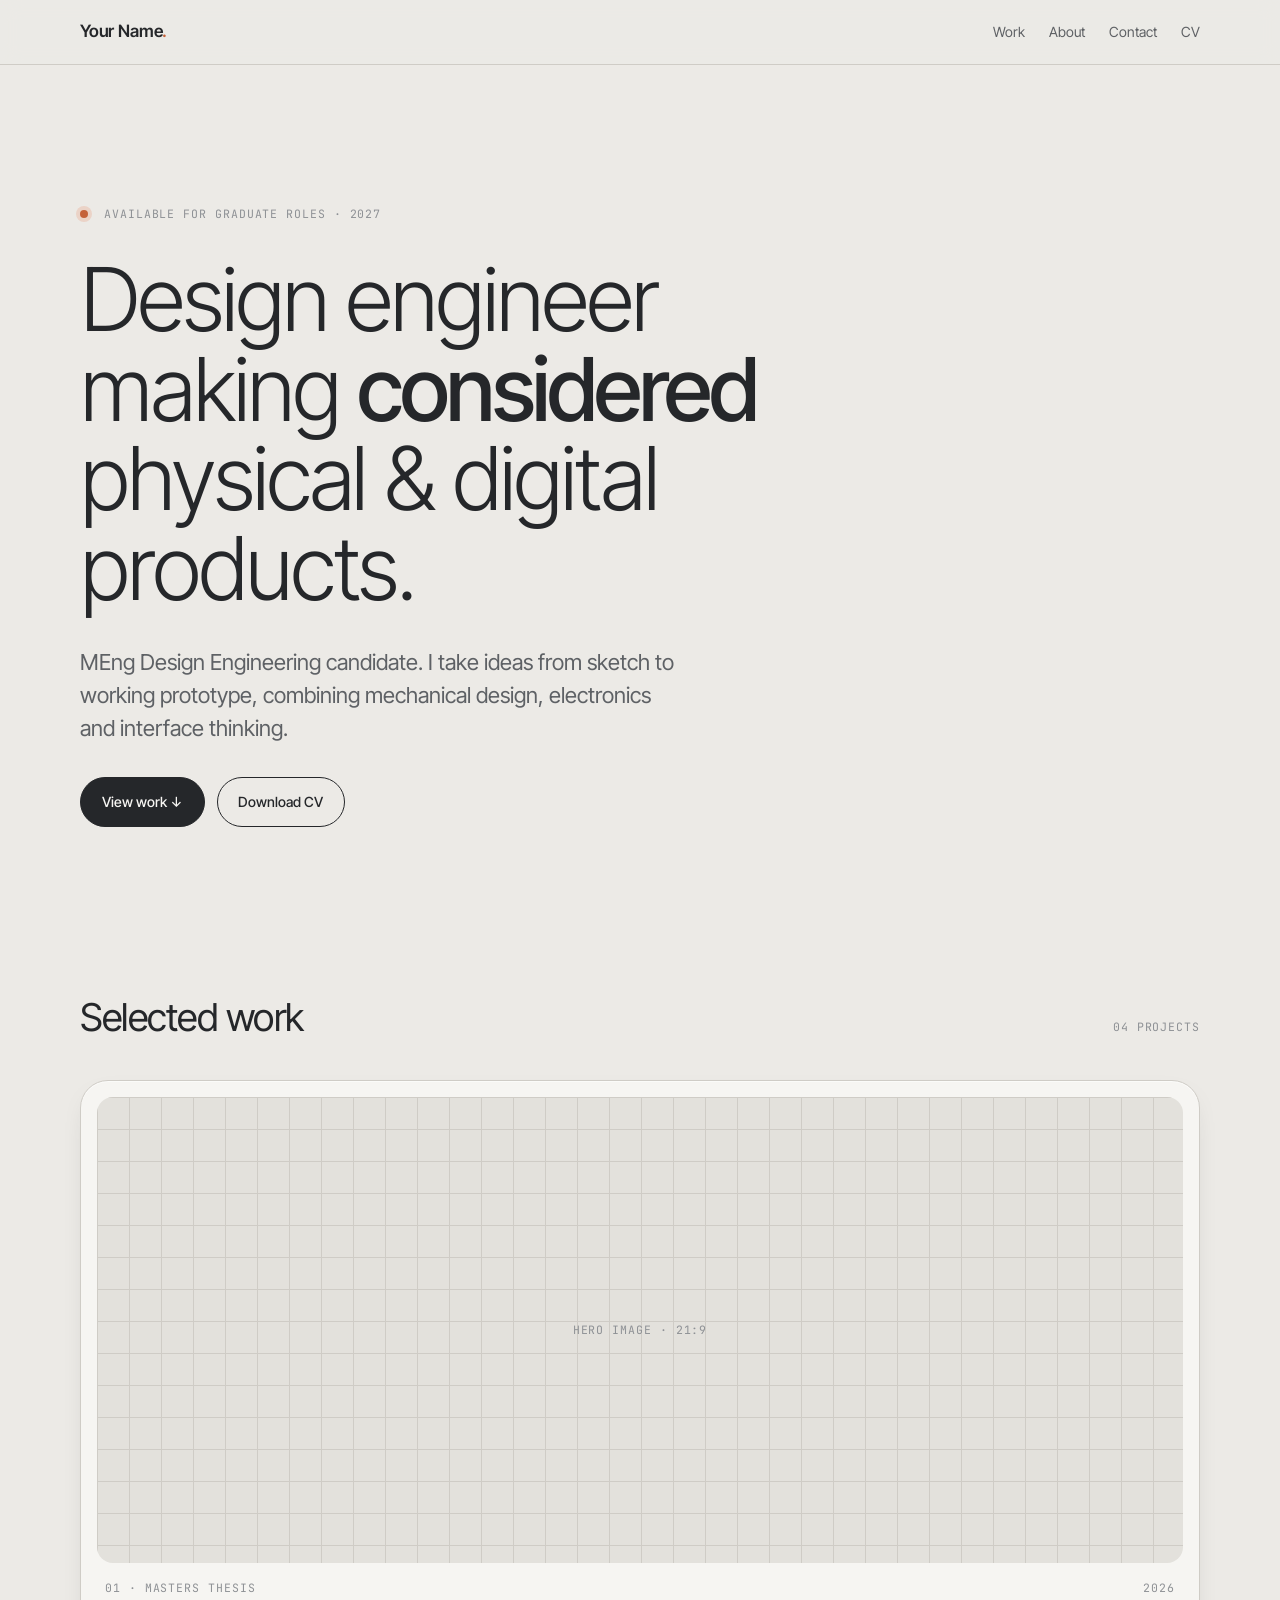
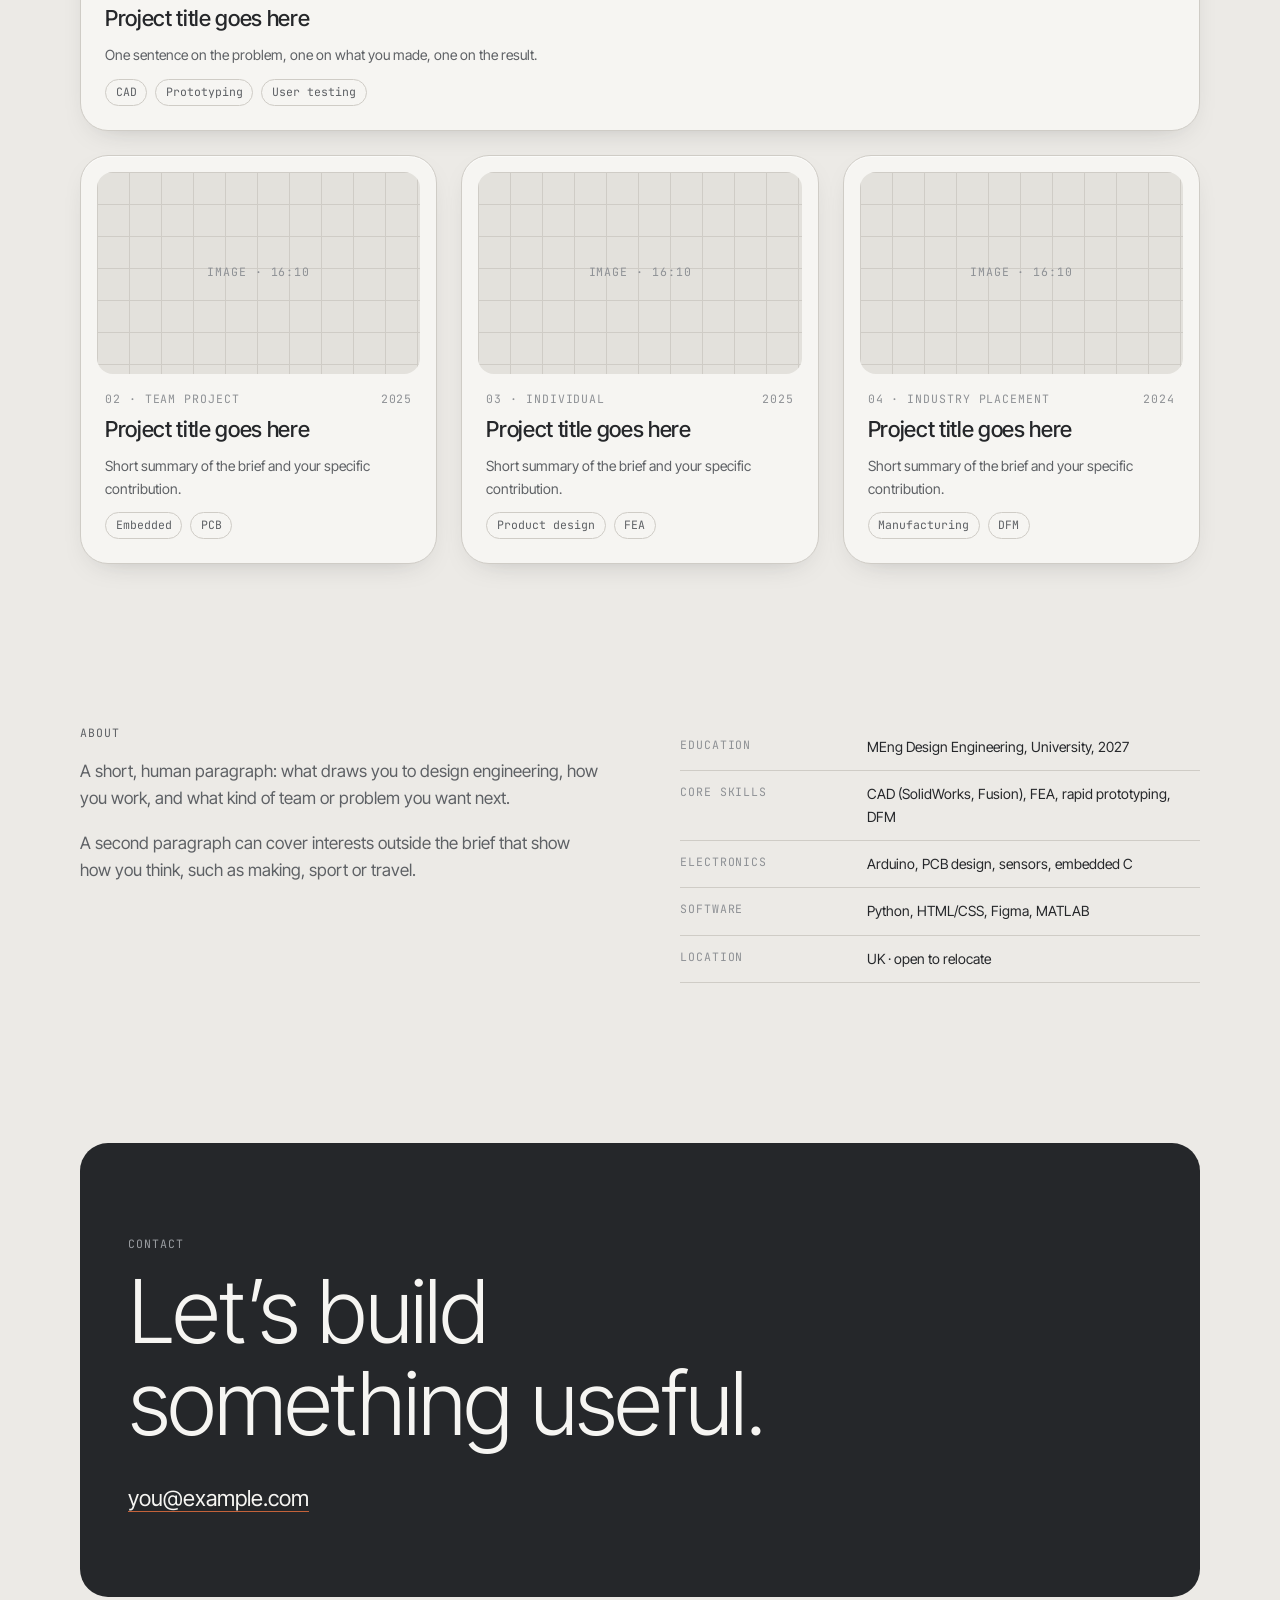
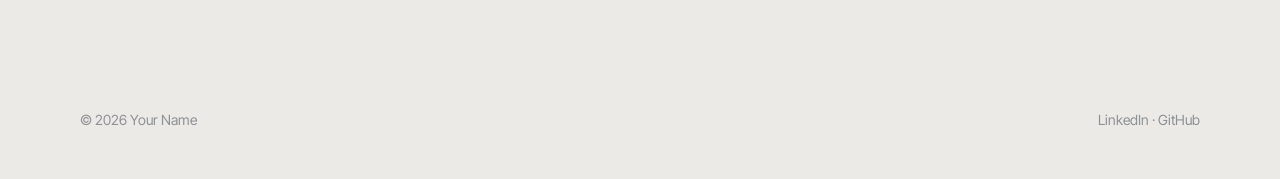
<file: index.html>
<!doctype html>
<html lang="en">
<head>
  <meta charset="utf-8">
  <meta name="viewport" content="width=device-width, initial-scale=1">
  <title>Your Name — Design Engineer</title>
  <meta name="description" content="Design engineering portfolio: products, prototypes and systems by Your Name.">
  <link rel="stylesheet" href="css/style.css">
</head>
<body>
  <a class="skip" href="#work">Skip to work</a>

  <header class="site-header">
    <div class="wrap">
      <a class="brand" href="index.html">Your Name<span>.</span></a>
      <nav class="nav" aria-label="Primary">
        <a href="#work">Work</a>
        <a href="#about">About</a>
        <a href="#contact">Contact</a>
        <a href="assets/cv.pdf">CV</a>
      </nav>
    </div>
  </header>

  <main>
    <section class="hero">
      <div class="wrap">
        <p class="mono"><span class="dot"></span> Available for graduate roles · 2027</p>
        <h1>Design engineer making <em>considered</em> physical &amp; digital products.</h1>
        <p class="lede">MEng Design Engineering candidate. I take ideas from sketch to working prototype, combining mechanical design, electronics and interface thinking.</p>
        <div class="btns">
          <a class="btn primary" href="#work">View work ↓</a>
          <a class="btn ghost" href="assets/cv.pdf">Download CV</a>
        </div>
      </div>
    </section>

    <section id="work">
      <div class="wrap">
        <div class="section-head">
          <h2>Selected work</h2>
          <span class="mono">04 projects</span>
        </div>
        <div class="grid">
          <a class="card wide reveal" href="projects/project-template.html">
            <div class="thumb"><span class="mono">Hero image · 21:9</span></div>
            <div class="meta"><span class="mono">01 · Masters thesis</span><span class="mono">2026</span></div>
            <h3>Project title goes here</h3>
            <p>One sentence on the problem, one on what you made, one on the result.</p>
            <div class="tags"><span class="tag">CAD</span><span class="tag">Prototyping</span><span class="tag">User testing</span></div>
          </a>
          <a class="card third reveal" href="projects/project-template.html">
            <div class="thumb"><span class="mono">Image · 16:10</span></div>
            <div class="meta"><span class="mono">02 · Team project</span><span class="mono">2025</span></div>
            <h3>Project title goes here</h3>
            <p>Short summary of the brief and your specific contribution.</p>
            <div class="tags"><span class="tag">Embedded</span><span class="tag">PCB</span></div>
          </a>
          <a class="card third reveal" href="projects/project-template.html">
            <div class="thumb"><span class="mono">Image · 16:10</span></div>
            <div class="meta"><span class="mono">03 · Individual</span><span class="mono">2025</span></div>
            <h3>Project title goes here</h3>
            <p>Short summary of the brief and your specific contribution.</p>
            <div class="tags"><span class="tag">Product design</span><span class="tag">FEA</span></div>
          </a>
          <a class="card third reveal" href="projects/project-template.html">
            <div class="thumb"><span class="mono">Image · 16:10</span></div>
            <div class="meta"><span class="mono">04 · Industry placement</span><span class="mono">2024</span></div>
            <h3>Project title goes here</h3>
            <p>Short summary of the brief and your specific contribution.</p>
            <div class="tags"><span class="tag">Manufacturing</span><span class="tag">DFM</span></div>
          </a>
        </div>
      </div>
    </section>

    <section id="about">
      <div class="wrap about">
        <div class="reveal">
          <p class="mono" style="margin-bottom:var(--s-4)">About</p>
          <p>A short, human paragraph: what draws you to design engineering, how you work, and what kind of team or problem you want next.</p>
          <p>A second paragraph can cover interests outside the brief that show how you think, such as making, sport or travel.</p>
        </div>
        <table class="spec reveal">
          <tr><th>Education</th><td>MEng Design Engineering, University, 2027</td></tr>
          <tr><th>Core skills</th><td>CAD (SolidWorks, Fusion), FEA, rapid prototyping, DFM</td></tr>
          <tr><th>Electronics</th><td>Arduino, PCB design, sensors, embedded C</td></tr>
          <tr><th>Software</th><td>Python, HTML/CSS, Figma, MATLAB</td></tr>
          <tr><th>Location</th><td>UK · open to relocate</td></tr>
        </table>
      </div>
    </section>

    <section id="contact">
      <div class="wrap">
        <div class="contact reveal">
          <p class="mono">Contact</p>
          <h2>Let’s build<br>something useful.</h2>
          <a class="mail" href="mailto:you@example.com">you@example.com</a>
        </div>
      </div>
    </section>
  </main>

  <footer>
    <div class="wrap">
      <span>© 2026 Your Name</span>
      <span><a href="https://www.linkedin.com/">LinkedIn</a> · <a href="https://github.com/">GitHub</a></span>
    </div>
  </footer>

  <script src="js/main.js"></script>
</body>
</html>
</file>
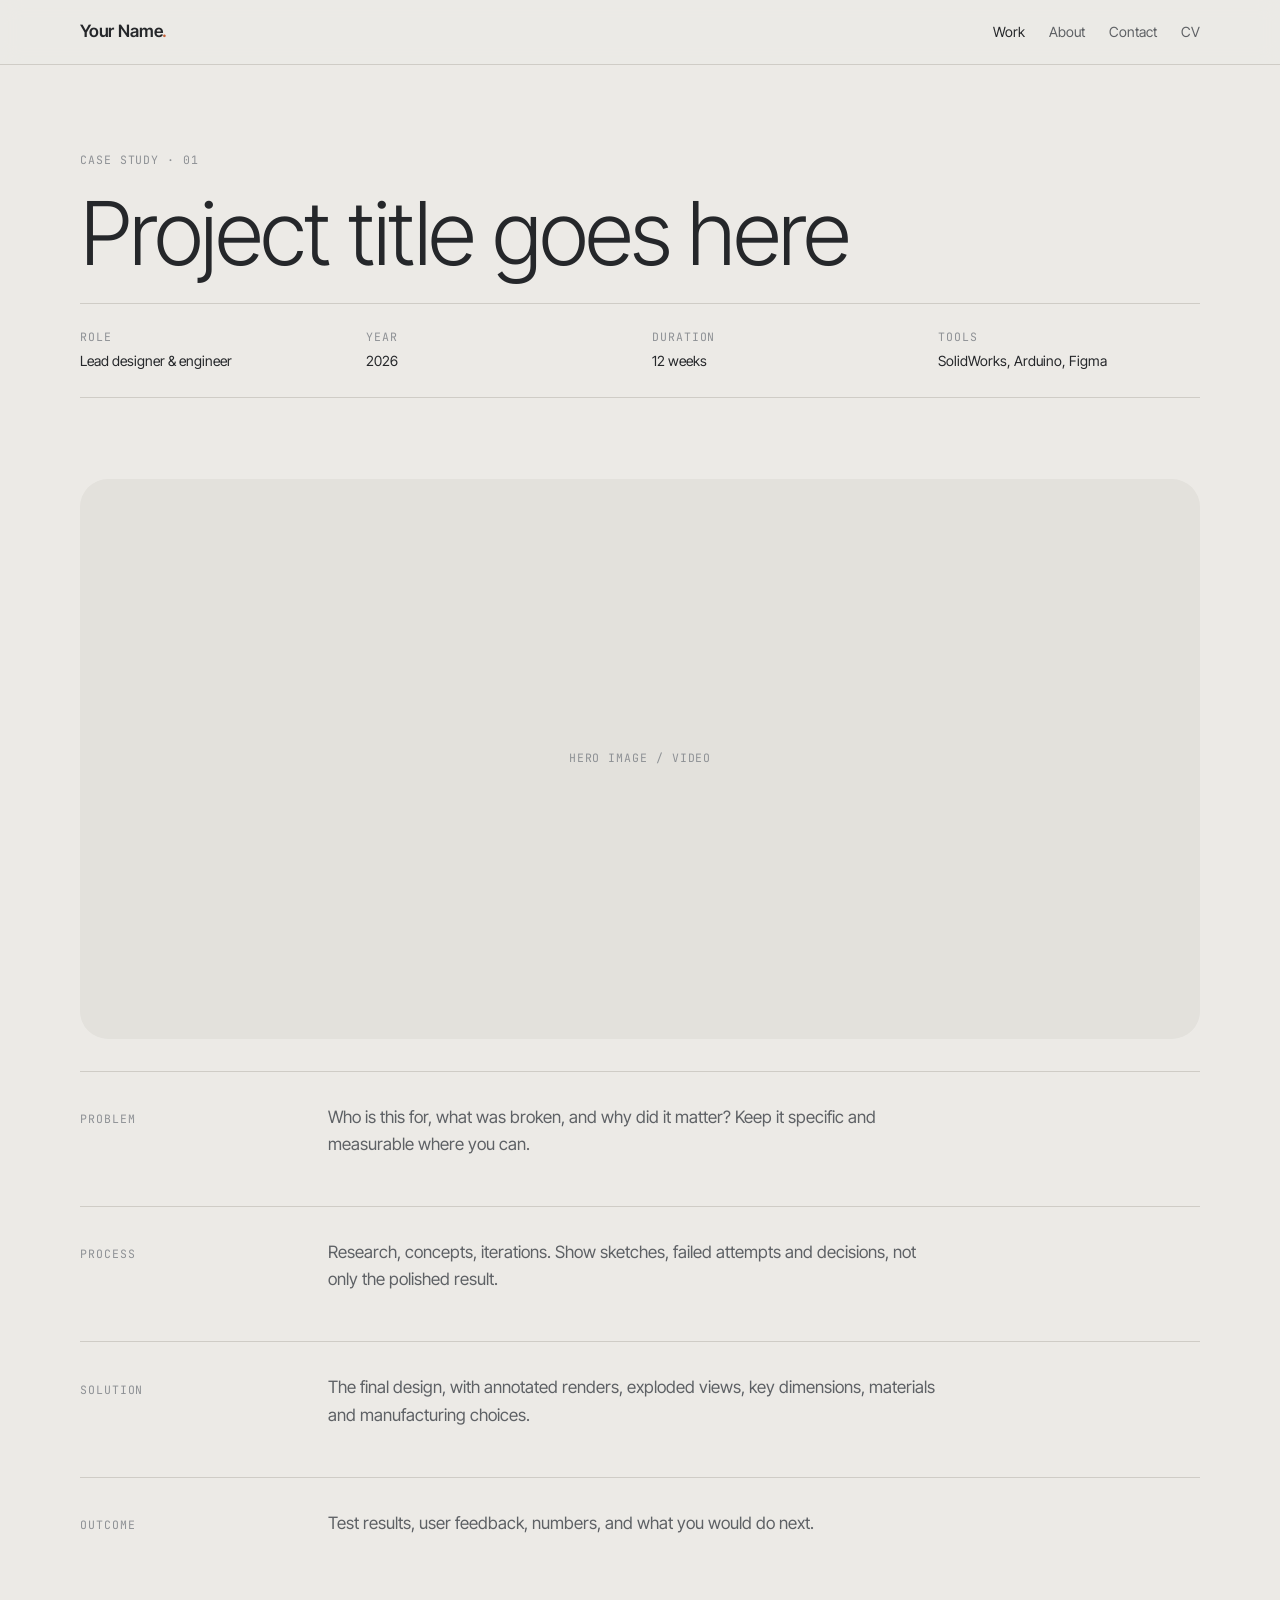
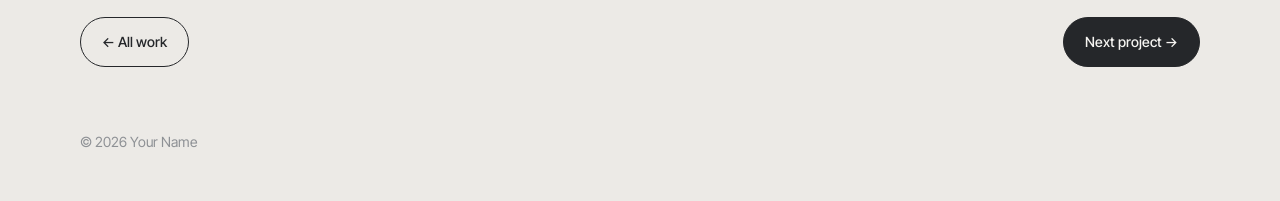
<file: projects/project-template.html>
<!doctype html>
<html lang="en">
<head>
  <meta charset="utf-8">
  <meta name="viewport" content="width=device-width, initial-scale=1">
  <title>Project title — Your Name</title>
  <meta name="description" content="One-line summary of the project.">
  <link rel="stylesheet" href="../css/style.css">
</head>
<body>
  <header class="site-header">
    <div class="wrap">
      <a class="brand" href="../index.html">Your Name<span>.</span></a>
      <nav class="nav" aria-label="Primary">
        <a href="../index.html#work" aria-current="page">Work</a>
        <a href="../index.html#about">About</a>
        <a href="../index.html#contact">Contact</a>
        <a href="../assets/cv.pdf">CV</a>
      </nav>
    </div>
  </header>

  <main class="wrap">
    <div class="case-hero">
      <span class="mono">Case study · 01</span>
      <h1>Project title goes here</h1>
      <dl class="facts">
        <div><dt class="mono">Role</dt><dd>Lead designer &amp; engineer</dd></div>
        <div><dt class="mono">Year</dt><dd>2026</dd></div>
        <div><dt class="mono">Duration</dt><dd>12 weeks</dd></div>
        <div><dt class="mono">Tools</dt><dd>SolidWorks, Arduino, Figma</dd></div>
      </dl>
    </div>

    <div class="figure"><span class="mono">Hero image / video</span></div>

    <article>
      <div class="case-body">
        <h2>Problem</h2>
        <div class="text"><p>Who is this for, what was broken, and why did it matter? Keep it specific and measurable where you can.</p></div>
      </div>
      <div class="case-body">
        <h2>Process</h2>
        <div class="text"><p>Research, concepts, iterations. Show sketches, failed attempts and decisions, not only the polished result.</p></div>
      </div>
      <div class="case-body">
        <h2>Solution</h2>
        <div class="text"><p>The final design, with annotated renders, exploded views, key dimensions, materials and manufacturing choices.</p></div>
      </div>
      <div class="case-body">
        <h2>Outcome</h2>
        <div class="text"><p>Test results, user feedback, numbers, and what you would do next.</p></div>
      </div>
    </article>

    <nav class="pager" aria-label="Project navigation">
      <a class="btn ghost" href="../index.html#work">← All work</a>
      <a class="btn primary" href="project-template.html">Next project →</a>
    </nav>
  </main>

  <footer><div class="wrap"><span>© 2026 Your Name</span></div></footer>
  <script src="../js/main.js"></script>
</body>
</html>
</file>
<file: css/style.css>
@import url("tokens.css");
@import url("https://fonts.googleapis.com/css2?family=Inter+Tight:wght@300;400;500;600&family=JetBrains+Mono:wght@400;500&display=swap");

*,*::before,*::after{box-sizing:border-box}
html{scroll-behavior:smooth;-webkit-text-size-adjust:100%}
body{
  margin:0;background:var(--bg);color:var(--ink);
  font:400 var(--fs-base)/1.6 var(--font-sans);
  -webkit-font-smoothing:antialiased;
}
img{max-width:100%;display:block}
a{color:inherit;text-decoration:none}
:focus-visible{outline:2px solid var(--accent);outline-offset:3px;border-radius:4px}

.wrap{max-width:var(--max);margin:0 auto;padding:0 var(--gutter)}
.mono{font-family:var(--font-mono);font-size:var(--fs-xs);letter-spacing:.08em;text-transform:uppercase;color:var(--ink-faint)}
.rule{border:0;border-top:1px solid var(--rule);margin:0}
.skip{position:absolute;left:-999px}
.skip:focus{left:var(--s-4);top:var(--s-4);background:var(--ink);color:var(--surface);padding:var(--s-2) var(--s-4);border-radius:var(--radius-s);z-index:99}

/* Header */
.site-header{position:sticky;top:0;z-index:10;background:color-mix(in srgb,var(--bg) 85%,transparent);backdrop-filter:blur(10px);border-bottom:1px solid var(--rule)}
.site-header .wrap{display:flex;justify-content:space-between;align-items:center;height:64px}
.brand{font-weight:600;letter-spacing:-.01em}
.brand span{color:var(--accent)}
.nav{display:flex;gap:var(--s-5)}
.nav a{font-size:var(--fs-sm);color:var(--ink-soft);transition:color .2s var(--ease)}
.nav a:hover,.nav a[aria-current="page"]{color:var(--ink)}

/* Hero */
.hero{padding:var(--s-9) 0 var(--s-8)}
.hero .mono{display:flex;gap:var(--s-4);align-items:center;margin-bottom:var(--s-6)}
.dot{width:8px;height:8px;border-radius:50%;background:var(--accent);box-shadow:0 0 0 4px var(--accent-soft)}
.hero h1{font-size:var(--fs-hero);line-height:1.02;font-weight:300;letter-spacing:-.035em;margin:0 0 var(--s-6);max-width:16ch}
.hero h1 em{font-style:normal;font-weight:500}
.hero p.lede{font-size:var(--fs-lg);color:var(--ink-soft);max-width:46ch;margin:0 0 var(--s-6);line-height:1.5}
.btns{display:flex;gap:var(--s-3);flex-wrap:wrap}
.btn{display:inline-flex;align-items:center;gap:var(--s-2);padding:.8rem 1.3rem;border-radius:999px;font-size:var(--fs-sm);font-weight:500;border:1px solid var(--ink);transition:all .25s var(--ease)}
.btn.primary{background:var(--ink);color:var(--surface)}
.btn.primary:hover{background:var(--accent);border-color:var(--accent)}
.btn.ghost:hover{background:var(--surface-2)}

/* Sections */
section{padding:var(--s-8) 0}
.section-head{display:flex;justify-content:space-between;align-items:baseline;margin-bottom:var(--s-6);gap:var(--s-4)}
.section-head h2{font-size:var(--fs-xl);font-weight:400;letter-spacing:-.02em;margin:0}

/* Project grid */
.grid{display:grid;grid-template-columns:repeat(12,1fr);gap:var(--s-5)}
.card{grid-column:span 6;background:var(--surface);border-radius:var(--radius-l);padding:var(--s-4);box-shadow:var(--shadow);border:1px solid var(--rule);transition:transform .35s var(--ease),border-color .25s}
.card.wide{grid-column:span 12}
.card.third{grid-column:span 4}
.card:hover{transform:translateY(-4px);border-color:var(--ink-faint)}
.card .thumb{aspect-ratio:16/10;border-radius:var(--radius);background:var(--surface-2);background-image:linear-gradient(var(--rule) 1px,transparent 1px),linear-gradient(90deg,var(--rule) 1px,transparent 1px);background-size:32px 32px;display:grid;place-items:center;color:var(--ink-faint);overflow:hidden}
.card.wide .thumb{aspect-ratio:21/9}
.card .thumb img{width:100%;height:100%;object-fit:cover}
.card .meta{display:flex;justify-content:space-between;padding:var(--s-4) var(--s-2) var(--s-1)}
.card h3{font-size:var(--fs-lg);font-weight:500;letter-spacing:-.015em;margin:0 var(--s-2) var(--s-2)}
.card p{margin:0 var(--s-2) var(--s-3);color:var(--ink-soft);font-size:var(--fs-sm);max-width:56ch}
.tags{display:flex;flex-wrap:wrap;gap:var(--s-2);margin:0 var(--s-2) var(--s-2)}
.tag{font-family:var(--font-mono);font-size:var(--fs-xs);padding:.2rem .6rem;border:1px solid var(--rule);border-radius:999px;color:var(--ink-soft)}

/* About / spec table */
.about{display:grid;grid-template-columns:1fr 1fr;gap:var(--s-8)}
.about p{color:var(--ink-soft);max-width:52ch;margin-top:0}
.spec{width:100%;border-collapse:collapse;font-size:var(--fs-sm)}
.spec th,.spec td{text-align:left;padding:var(--s-3) 0;border-bottom:1px solid var(--rule);vertical-align:top}
.spec th{font-family:var(--font-mono);font-size:var(--fs-xs);font-weight:400;letter-spacing:.08em;text-transform:uppercase;color:var(--ink-faint);width:36%}

/* Contact */
.contact{background:var(--ink);color:var(--surface);border-radius:var(--radius-l);padding:var(--s-8) var(--s-7)}
.contact h2{font-size:var(--fs-hero);font-weight:300;letter-spacing:-.03em;line-height:1.05;margin:0 0 var(--s-6)}
.contact a.mail{font-size:var(--fs-lg);border-bottom:1px solid var(--accent)}
.contact .mono{color:#9a9da1}

footer{padding:var(--s-6) 0 var(--s-7);color:var(--ink-faint);font-size:var(--fs-sm)}
footer .wrap{display:flex;justify-content:space-between;flex-wrap:wrap;gap:var(--s-3)}

/* Project page */
.case-hero{padding:var(--s-8) 0 var(--s-6)}
.case-hero h1{font-size:var(--fs-hero);font-weight:300;letter-spacing:-.035em;line-height:1.03;margin:var(--s-4) 0 var(--s-5);max-width:18ch}
.facts{display:grid;grid-template-columns:repeat(4,1fr);gap:var(--s-5);padding:var(--s-5) 0;border-block:1px solid var(--rule)}
.facts dt{margin-bottom:var(--s-1)}
.facts dd{margin:0;font-size:var(--fs-sm)}
.figure{background:var(--surface-2);border-radius:var(--radius-l);aspect-ratio:16/8;display:grid;place-items:center;color:var(--ink-faint);margin:var(--s-6) 0;overflow:hidden}
.figure img{width:100%;height:100%;object-fit:cover}
.case-body{display:grid;grid-template-columns:200px 1fr;gap:var(--s-7);padding:var(--s-6) 0;border-top:1px solid var(--rule)}
.case-body h2{font-size:var(--fs-xs);font-family:var(--font-mono);font-weight:400;letter-spacing:.08em;text-transform:uppercase;color:var(--ink-faint);margin:.4rem 0 0}
.case-body .text{max-width:62ch}
.case-body .text p{margin:0 0 var(--s-4);color:var(--ink-soft)}
.pager{display:flex;justify-content:space-between;padding:var(--s-6) 0}

/* Motion */
.reveal{opacity:0;transform:translateY(14px);transition:opacity .7s var(--ease),transform .7s var(--ease)}
.reveal.in{opacity:1;transform:none}
@media (prefers-reduced-motion:reduce){*{transition:none!important;scroll-behavior:auto!important}.reveal{opacity:1;transform:none}}

/* Responsive */
@media (max-width:820px){
  .card,.card.third{grid-column:span 12}
  .about,.case-body{grid-template-columns:1fr;gap:var(--s-5)}
  .facts{grid-template-columns:1fr 1fr}
  .hero{padding:var(--s-8) 0 var(--s-7)}
  .contact{padding:var(--s-7) var(--s-5)}
  .nav{gap:var(--s-4)}
}
</file>
